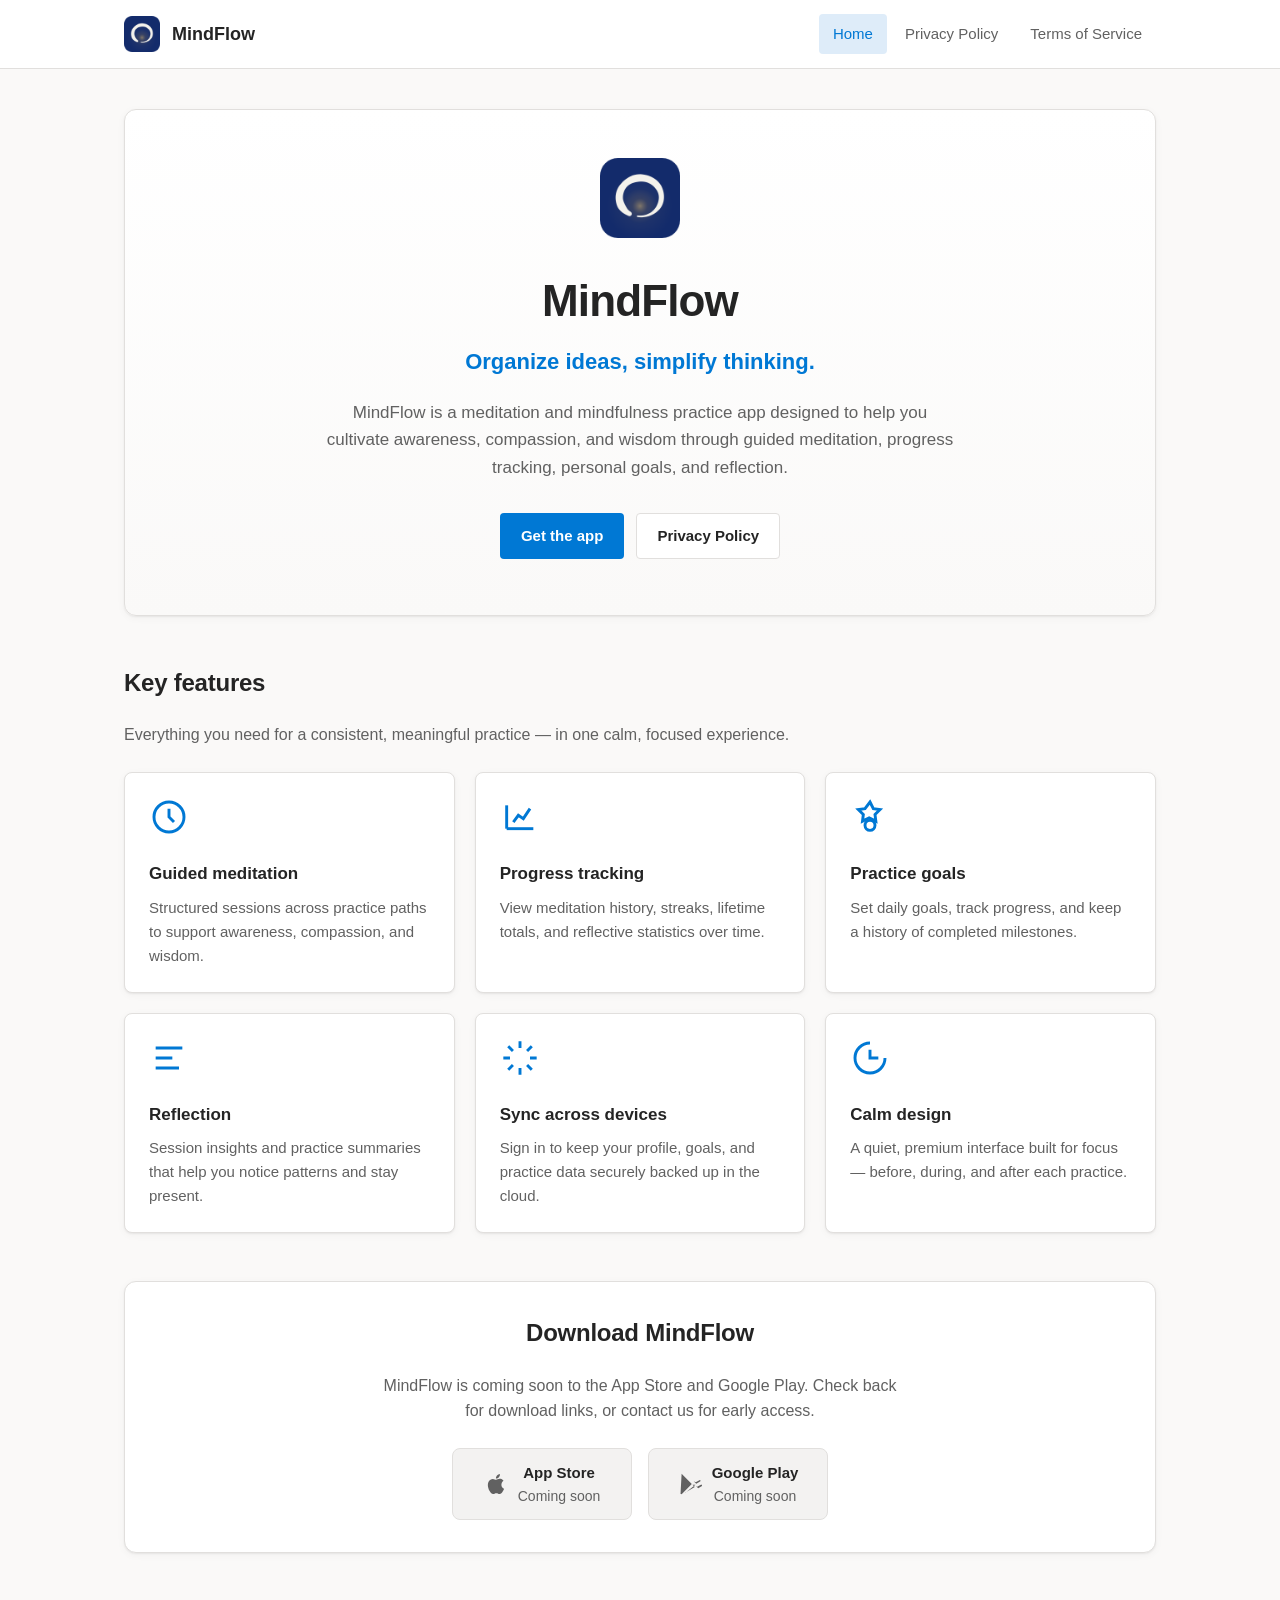
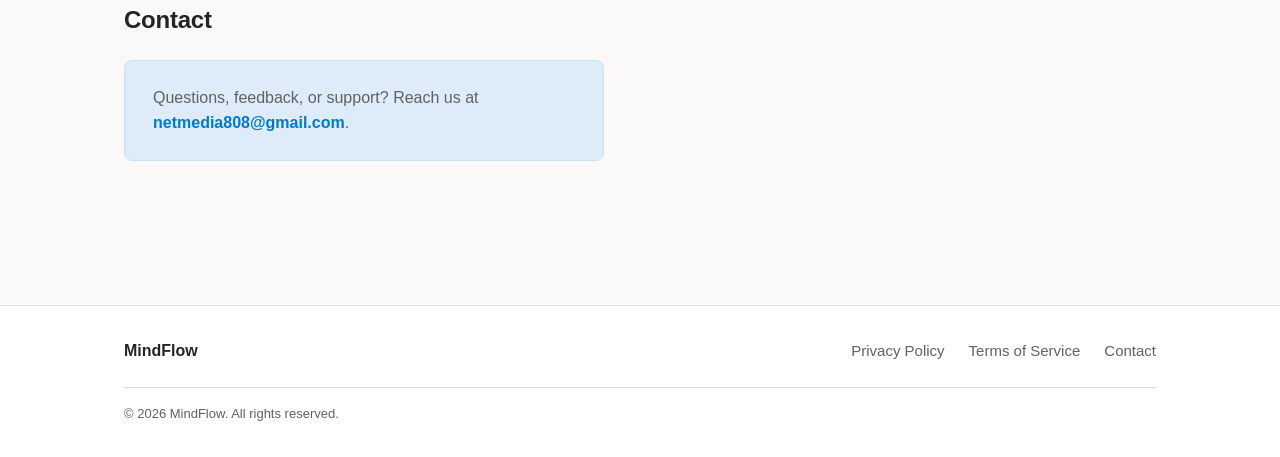
<file: index.html>
<!DOCTYPE html>
<html lang="en">
<head>
  <meta charset="UTF-8">
  <meta name="viewport" content="width=device-width, initial-scale=1.0">
  <meta name="description" content="MindFlow — Organize ideas, simplify thinking. A meditation and mindfulness practice app for guided sessions, goals, and progress.">
  <title>MindFlow</title>
  <link rel="icon" href="assets/app-icon.png" type="image/png">
  <link rel="apple-touch-icon" href="assets/app-icon.png">
  <link rel="stylesheet" href="styles.css">
</head>
<body>
  <header class="site-header">
    <div class="header-inner">
      <a href="index.html" class="brand" aria-label="MindFlow home">
        <img class="brand-logo" src="assets/app-icon.png" width="36" height="36" alt="">
        MindFlow
      </a>
      <nav class="site-nav" aria-label="Main navigation">
        <a href="index.html" aria-current="page">Home</a>
        <a href="privacy.html">Privacy Policy</a>
        <a href="terms.html">Terms of Service</a>
      </nav>
    </div>
  </header>

  <main>
    <section class="hero">
      <img class="hero-logo" src="assets/app-icon.png" width="80" height="80" alt="MindFlow app icon">
      <h1>MindFlow</h1>
      <p class="tagline">Organize ideas, simplify thinking.</p>
      <p class="description">
        MindFlow is a meditation and mindfulness practice app designed to help you cultivate awareness,
        compassion, and wisdom through guided meditation, progress tracking, personal goals, and reflection.
      </p>
      <div class="btn-group">
        <a href="#download" class="btn btn-primary">Get the app</a>
        <a href="privacy.html" class="btn btn-secondary">Privacy Policy</a>
      </div>
    </section>

    <section class="section" aria-labelledby="features-heading">
      <h2 id="features-heading">Key features</h2>
      <p class="section-intro">Everything you need for a consistent, meaningful practice — in one calm, focused experience.</p>
      <div class="feature-grid">
        <article class="feature-card">
          <svg class="feature-icon" viewBox="0 0 24 24" fill="none" stroke="currentColor" stroke-width="1.75" aria-hidden="true">
            <circle cx="12" cy="12" r="9"/>
            <path d="M12 7v5l3 3"/>
          </svg>
          <h3>Guided meditation</h3>
          <p>Structured sessions across practice paths to support awareness, compassion, and wisdom.</p>
        </article>
        <article class="feature-card">
          <svg class="feature-icon" viewBox="0 0 24 24" fill="none" stroke="currentColor" stroke-width="1.75" aria-hidden="true">
            <path d="M4 19V5"/>
            <path d="M4 19h16"/>
            <path d="M8 15l3-4 3 2 4-6"/>
          </svg>
          <h3>Progress tracking</h3>
          <p>View meditation history, streaks, lifetime totals, and reflective statistics over time.</p>
        </article>
        <article class="feature-card">
          <svg class="feature-icon" viewBox="0 0 24 24" fill="none" stroke="currentColor" stroke-width="1.75" aria-hidden="true">
            <path d="M12 3l2 4 4 .5-3 3 .5 4-4-2-4 2 .5-4-3-3 4-.5z"/>
            <circle cx="12" cy="17" r="3"/>
          </svg>
          <h3>Practice goals</h3>
          <p>Set daily goals, track progress, and keep a history of completed milestones.</p>
        </article>
        <article class="feature-card">
          <svg class="feature-icon" viewBox="0 0 24 24" fill="none" stroke="currentColor" stroke-width="1.75" aria-hidden="true">
            <path d="M4 6h16M4 12h10M4 18h14"/>
          </svg>
          <h3>Reflection</h3>
          <p>Session insights and practice summaries that help you notice patterns and stay present.</p>
        </article>
        <article class="feature-card">
          <svg class="feature-icon" viewBox="0 0 24 24" fill="none" stroke="currentColor" stroke-width="1.75" aria-hidden="true">
            <path d="M12 2v4M12 18v4M4.93 4.93l2.83 2.83M16.24 16.24l2.83 2.83M2 12h4M18 12h4M4.93 19.07l2.83-2.83M16.24 7.76l2.83-2.83"/>
          </svg>
          <h3>Sync across devices</h3>
          <p>Sign in to keep your profile, goals, and practice data securely backed up in the cloud.</p>
        </article>
        <article class="feature-card">
          <svg class="feature-icon" viewBox="0 0 24 24" fill="none" stroke="currentColor" stroke-width="1.75" aria-hidden="true">
            <path d="M12 3a9 9 0 1 0 9 9"/>
            <path d="M12 7v5h5"/>
          </svg>
          <h3>Calm design</h3>
          <p>A quiet, premium interface built for focus — before, during, and after each practice.</p>
        </article>
      </div>
    </section>

    <section class="section download-section" id="download" aria-labelledby="download-heading">
      <h2 id="download-heading">Download MindFlow</h2>
      <p>MindFlow is coming soon to the App Store and Google Play. Check back for download links, or contact us for early access.</p>
      <div class="store-badges">
        <div class="store-badge" aria-label="App Store — coming soon">
          <svg width="24" height="24" viewBox="0 0 24 24" fill="currentColor" aria-hidden="true">
            <path d="M18.71 19.5c-.83 1.24-1.71 2.45-3.05 2.47-1.34.03-1.77-.79-3.29-.79-1.53 0-2 .77-3.27.82-1.31.05-2.3-1.32-3.14-2.53C4.25 17 2.94 12.45 4.7 9.39c.87-1.52 2.43-2.48 4.12-2.51 1.28-.02 2.5.87 3.29.87.78 0 2.26-1.07 3.8-.91.65.03 2.47.26 3.64 1.98-.09.06-2.17 1.28-2.15 3.81.03 3.02 2.65 4.03 2.68 4.04-.03.07-.42 1.44-1.38 2.83M13 3.5c.73-.83 1.94-1.46 2.94-1.5.13 1.17-.34 2.35-1.04 3.19-.69.85-1.83 1.51-2.95 1.42-.15-1.15.41-2.35 1.05-3.11z"/>
          </svg>
          <span><strong>App Store</strong>Coming soon</span>
        </div>
        <div class="store-badge" aria-label="Google Play — coming soon">
          <svg width="24" height="24" viewBox="0 0 24 24" fill="currentColor" aria-hidden="true">
            <path d="M3.609 1.814L13.792 12 3.61 22.186a1.004 1.004 0 0 1-.523-.095.996.996 0 0 1-.478-.437.99.99 0 0 1-.01-.84L3.609 1.814zM14.5 12.707l2.302 2.302-9.894 5.698a1.004 1.004 0 0 1 .523.095.996.996 0 0 1 .478-.437l9.591-7.658zM17.696 10.302L21.89 7.9a1 1 0 0 1 .523.437 1 1 0 0 1 0 .926l-4.194 2.402-2.523-2.523zM17.696 13.698l2.523 2.523 4.194-2.402a1 1 0 0 1-.523-.926 1 1 0 0 1-.523-.437l-4.194 2.402z"/>
          </svg>
          <span><strong>Google Play</strong>Coming soon</span>
        </div>
      </div>
    </section>

    <section class="section" aria-labelledby="contact-heading">
      <h2 id="contact-heading">Contact</h2>
      <div class="contact-card">
        <p>Questions, feedback, or support? Reach us at <a href="mailto:netmedia808@gmail.com">netmedia808@gmail.com</a>.</p>
      </div>
    </section>
  </main>

  <footer class="site-footer">
    <div class="footer-inner">
      <span class="footer-brand">MindFlow</span>
      <nav class="footer-links" aria-label="Footer navigation">
        <a href="privacy.html">Privacy Policy</a>
        <a href="terms.html">Terms of Service</a>
        <a href="mailto:netmedia808@gmail.com">Contact</a>
      </nav>
      <p class="footer-copy">&copy; 2026 MindFlow. All rights reserved.</p>
    </div>
  </footer>
</body>
</html>
</file>
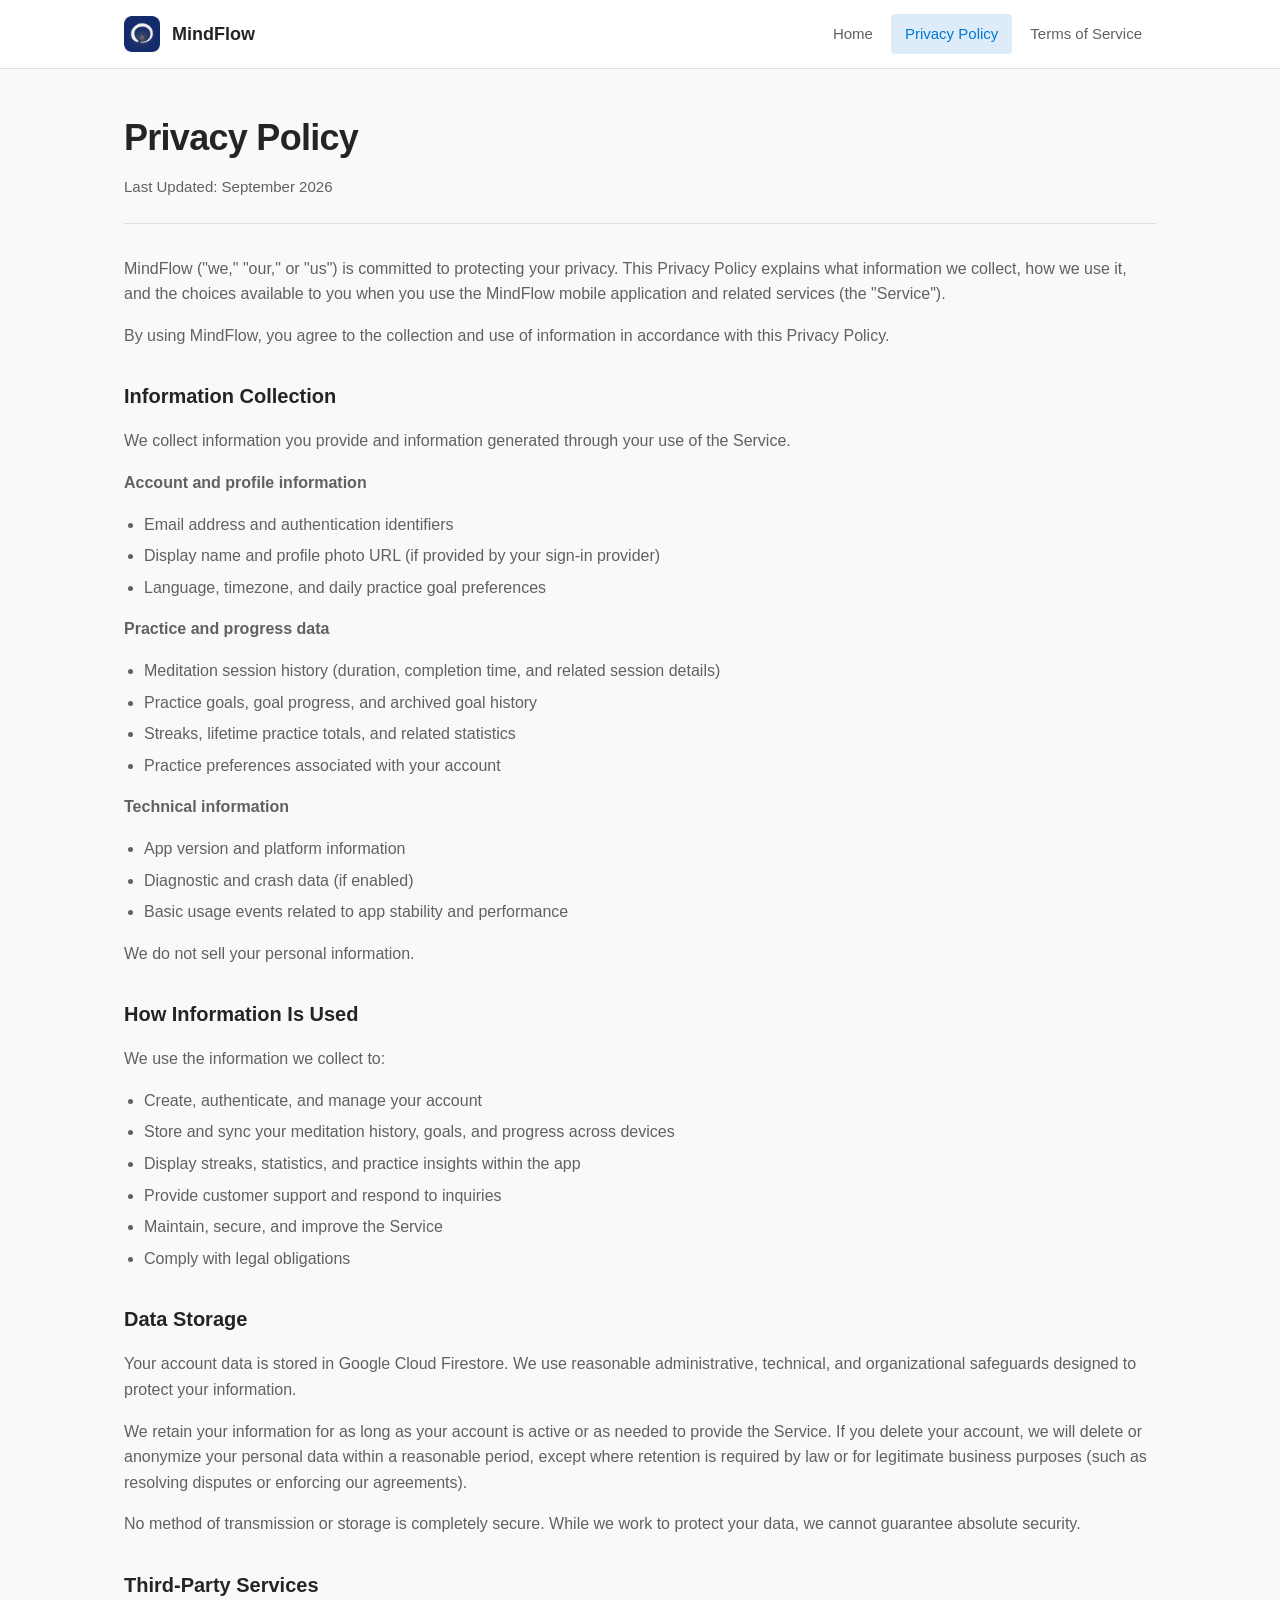
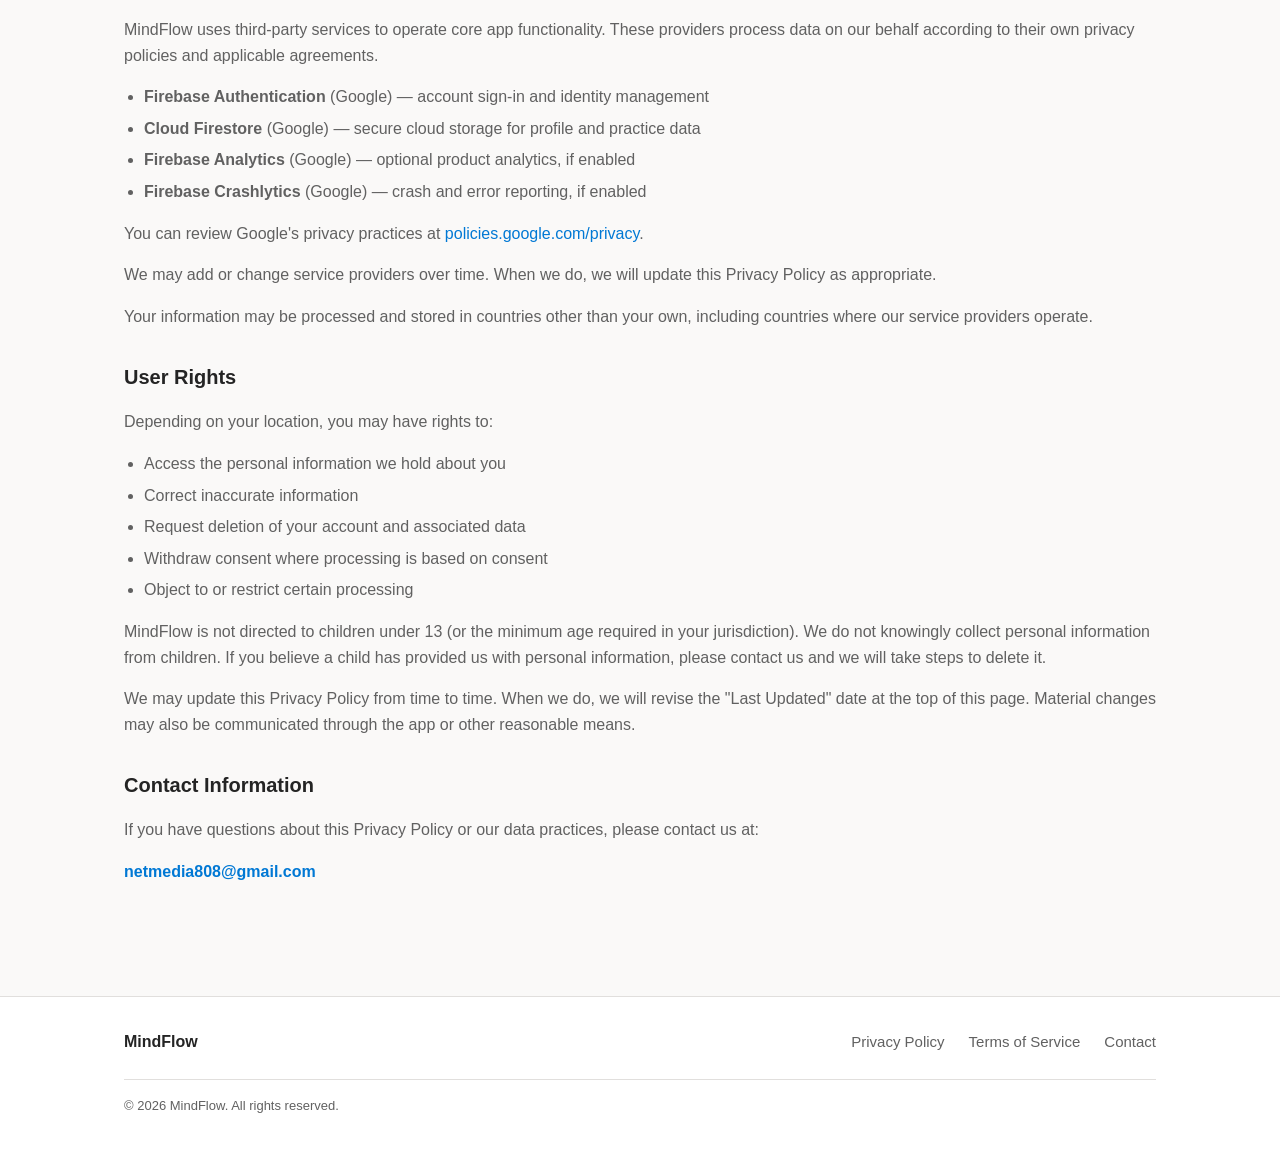
<file: privacy.html>
<!DOCTYPE html>
<html lang="en">
<head>
  <meta charset="UTF-8">
  <meta name="viewport" content="width=device-width, initial-scale=1.0">
  <meta name="description" content="MindFlow Privacy Policy — how we collect, use, and protect your information.">
  <title>Privacy Policy — MindFlow</title>
  <link rel="icon" href="assets/app-icon.png" type="image/png">
  <link rel="apple-touch-icon" href="assets/app-icon.png">
  <link rel="stylesheet" href="styles.css">
</head>
<body>
  <header class="site-header">
    <div class="header-inner">
      <a href="index.html" class="brand" aria-label="MindFlow home">
        <img class="brand-logo" src="assets/app-icon.png" width="36" height="36" alt="">
        MindFlow
      </a>
      <nav class="site-nav" aria-label="Main navigation">
        <a href="index.html">Home</a>
        <a href="privacy.html" aria-current="page">Privacy Policy</a>
        <a href="terms.html">Terms of Service</a>
      </nav>
    </div>
  </header>

  <main>
    <header class="page-header">
      <h1>Privacy Policy</h1>
      <p class="updated">Last Updated: September 2026</p>
    </header>

    <div class="legal-content">
      <p>
        MindFlow ("we," "our," or "us") is committed to protecting your privacy. This Privacy Policy
        explains what information we collect, how we use it, and the choices available to you when you
        use the MindFlow mobile application and related services (the "Service").
      </p>
      <p>
        By using MindFlow, you agree to the collection and use of information in accordance with this
        Privacy Policy.
      </p>

      <h2>Information Collection</h2>
      <p>We collect information you provide and information generated through your use of the Service.</p>
      <p><strong>Account and profile information</strong></p>
      <ul>
        <li>Email address and authentication identifiers</li>
        <li>Display name and profile photo URL (if provided by your sign-in provider)</li>
        <li>Language, timezone, and daily practice goal preferences</li>
      </ul>
      <p><strong>Practice and progress data</strong></p>
      <ul>
        <li>Meditation session history (duration, completion time, and related session details)</li>
        <li>Practice goals, goal progress, and archived goal history</li>
        <li>Streaks, lifetime practice totals, and related statistics</li>
        <li>Practice preferences associated with your account</li>
      </ul>
      <p><strong>Technical information</strong></p>
      <ul>
        <li>App version and platform information</li>
        <li>Diagnostic and crash data (if enabled)</li>
        <li>Basic usage events related to app stability and performance</li>
      </ul>
      <p>We do not sell your personal information.</p>

      <h2>How Information Is Used</h2>
      <p>We use the information we collect to:</p>
      <ul>
        <li>Create, authenticate, and manage your account</li>
        <li>Store and sync your meditation history, goals, and progress across devices</li>
        <li>Display streaks, statistics, and practice insights within the app</li>
        <li>Provide customer support and respond to inquiries</li>
        <li>Maintain, secure, and improve the Service</li>
        <li>Comply with legal obligations</li>
      </ul>

      <h2>Data Storage</h2>
      <p>
        Your account data is stored in Google Cloud Firestore. We use reasonable administrative,
        technical, and organizational safeguards designed to protect your information.
      </p>
      <p>
        We retain your information for as long as your account is active or as needed to provide the
        Service. If you delete your account, we will delete or anonymize your personal data within a
        reasonable period, except where retention is required by law or for legitimate business purposes
        (such as resolving disputes or enforcing our agreements).
      </p>
      <p>
        No method of transmission or storage is completely secure. While we work to protect your data,
        we cannot guarantee absolute security.
      </p>

      <h2>Third-Party Services</h2>
      <p>
        MindFlow uses third-party services to operate core app functionality. These providers process
        data on our behalf according to their own privacy policies and applicable agreements.
      </p>
      <ul>
        <li><strong>Firebase Authentication</strong> (Google) — account sign-in and identity management</li>
        <li><strong>Cloud Firestore</strong> (Google) — secure cloud storage for profile and practice data</li>
        <li><strong>Firebase Analytics</strong> (Google) — optional product analytics, if enabled</li>
        <li><strong>Firebase Crashlytics</strong> (Google) — crash and error reporting, if enabled</li>
      </ul>
      <p>
        You can review Google's privacy practices at
        <a href="https://policies.google.com/privacy" rel="noopener noreferrer">policies.google.com/privacy</a>.
      </p>
      <p>
        We may add or change service providers over time. When we do, we will update this Privacy Policy
        as appropriate.
      </p>
      <p>
        Your information may be processed and stored in countries other than your own, including countries
        where our service providers operate.
      </p>

      <h2>User Rights</h2>
      <p>Depending on your location, you may have rights to:</p>
      <ul>
        <li>Access the personal information we hold about you</li>
        <li>Correct inaccurate information</li>
        <li>Request deletion of your account and associated data</li>
        <li>Withdraw consent where processing is based on consent</li>
        <li>Object to or restrict certain processing</li>
      </ul>
      <p>
        MindFlow is not directed to children under 13 (or the minimum age required in your jurisdiction).
        We do not knowingly collect personal information from children. If you believe a child has provided
        us with personal information, please contact us and we will take steps to delete it.
      </p>
      <p>
        We may update this Privacy Policy from time to time. When we do, we will revise the "Last Updated"
        date at the top of this page. Material changes may also be communicated through the app or other
        reasonable means.
      </p>

      <h2>Contact Information</h2>
      <p>
        If you have questions about this Privacy Policy or our data practices, please contact us at:
      </p>
      <p><strong><a href="mailto:netmedia808@gmail.com">netmedia808@gmail.com</a></strong></p>
    </div>
  </main>

  <footer class="site-footer">
    <div class="footer-inner">
      <span class="footer-brand">MindFlow</span>
      <nav class="footer-links" aria-label="Footer navigation">
        <a href="privacy.html">Privacy Policy</a>
        <a href="terms.html">Terms of Service</a>
        <a href="mailto:netmedia808@gmail.com">Contact</a>
      </nav>
      <p class="footer-copy">&copy; 2026 MindFlow. All rights reserved.</p>
    </div>
  </footer>
</body>
</html>
</file>
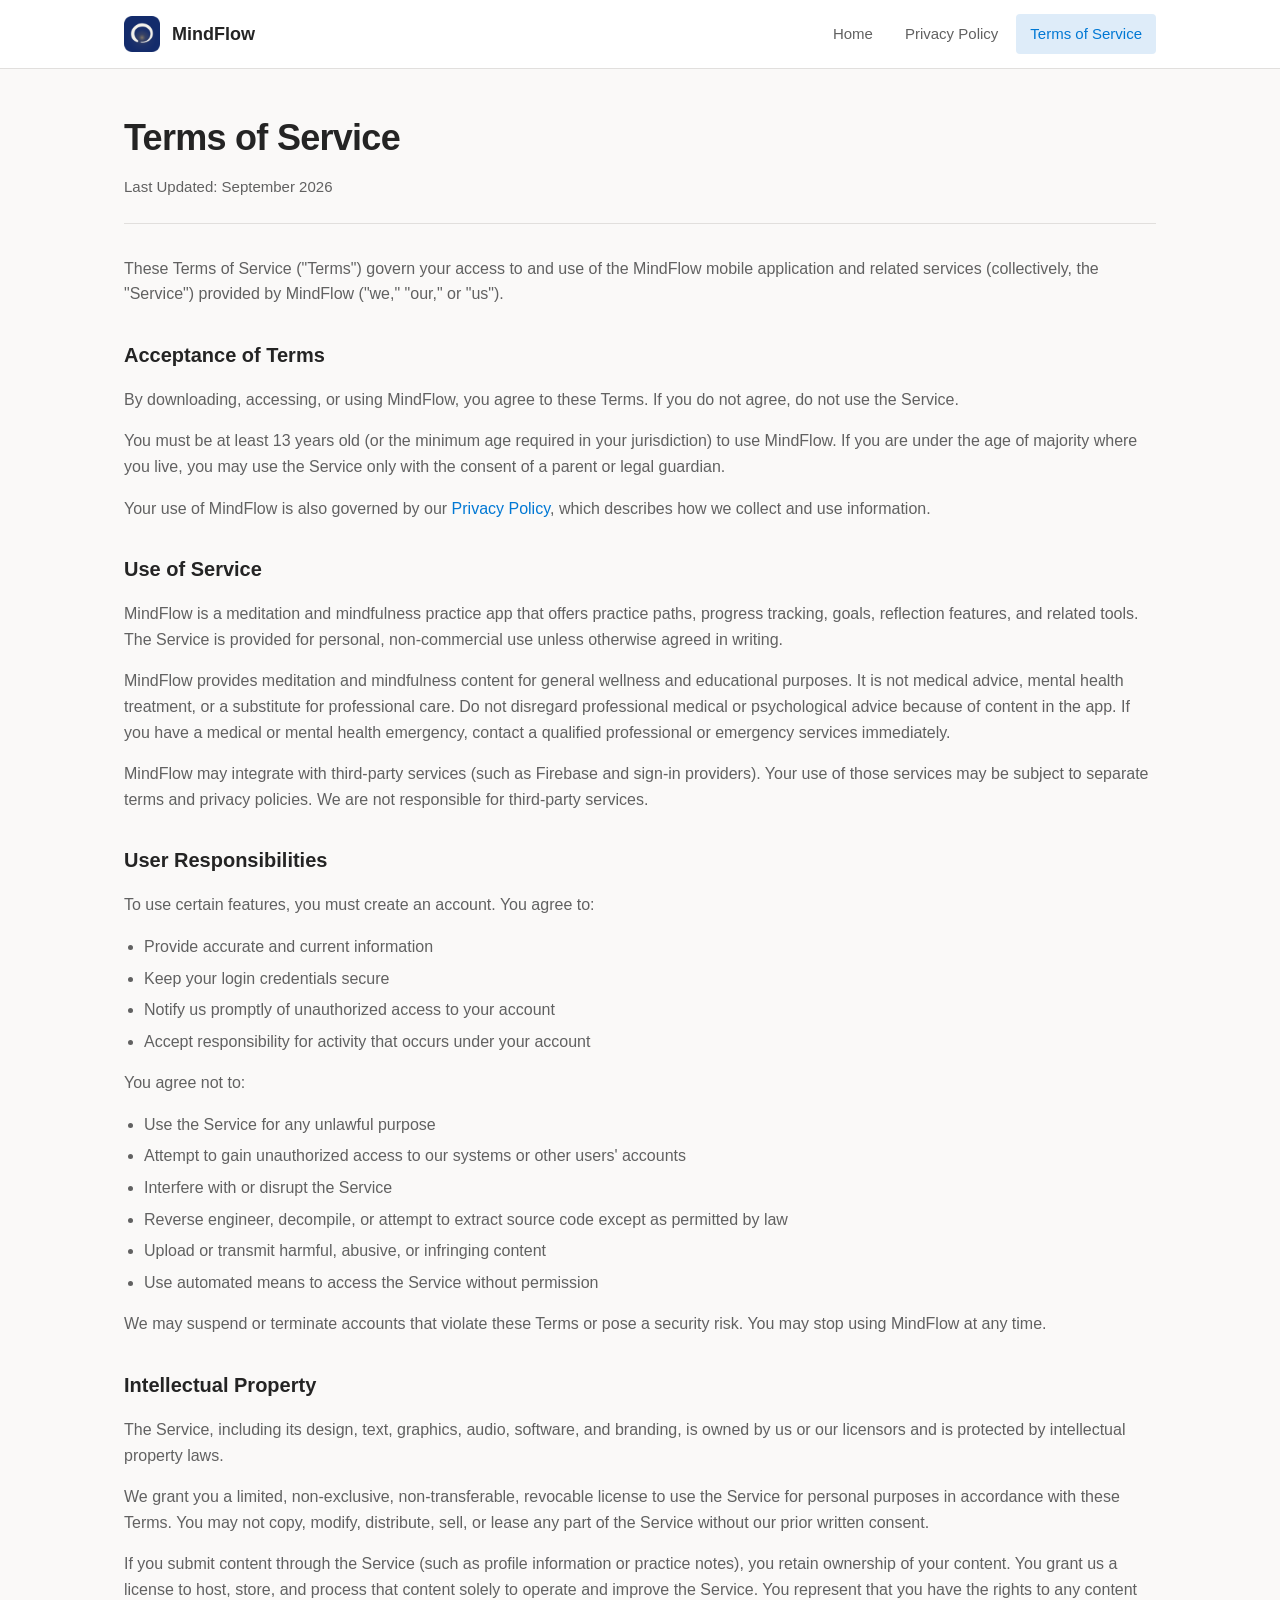
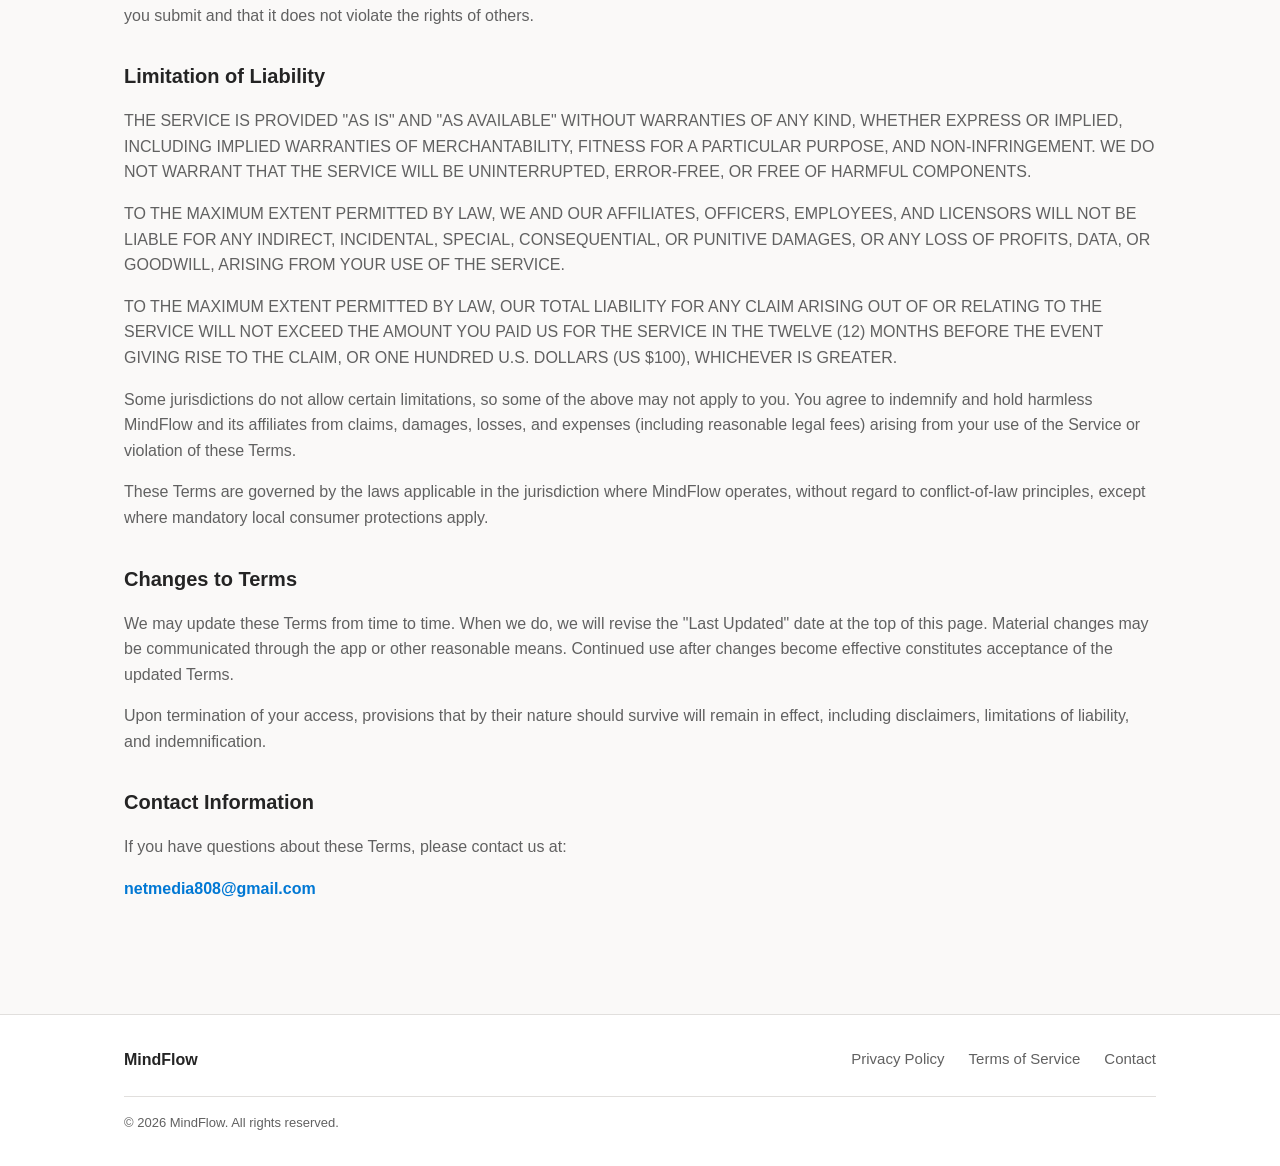
<file: terms.html>
<!DOCTYPE html>
<html lang="en">
<head>
  <meta charset="UTF-8">
  <meta name="viewport" content="width=device-width, initial-scale=1.0">
  <meta name="description" content="MindFlow Terms of Service — rules and conditions for using the app.">
  <title>Terms of Service — MindFlow</title>
  <link rel="icon" href="assets/app-icon.png" type="image/png">
  <link rel="apple-touch-icon" href="assets/app-icon.png">
  <link rel="stylesheet" href="styles.css">
</head>
<body>
  <header class="site-header">
    <div class="header-inner">
      <a href="index.html" class="brand" aria-label="MindFlow home">
        <img class="brand-logo" src="assets/app-icon.png" width="36" height="36" alt="">
        MindFlow
      </a>
      <nav class="site-nav" aria-label="Main navigation">
        <a href="index.html">Home</a>
        <a href="privacy.html">Privacy Policy</a>
        <a href="terms.html" aria-current="page">Terms of Service</a>
      </nav>
    </div>
  </header>

  <main>
    <header class="page-header">
      <h1>Terms of Service</h1>
      <p class="updated">Last Updated: September 2026</p>
    </header>

    <div class="legal-content">
      <p>
        These Terms of Service ("Terms") govern your access to and use of the MindFlow mobile application
        and related services (collectively, the "Service") provided by MindFlow ("we," "our," or "us").
      </p>

      <h2>Acceptance of Terms</h2>
      <p>
        By downloading, accessing, or using MindFlow, you agree to these Terms. If you do not agree, do
        not use the Service.
      </p>
      <p>
        You must be at least 13 years old (or the minimum age required in your jurisdiction) to use
        MindFlow. If you are under the age of majority where you live, you may use the Service only with
        the consent of a parent or legal guardian.
      </p>
      <p>
        Your use of MindFlow is also governed by our <a href="privacy.html">Privacy Policy</a>, which
        describes how we collect and use information.
      </p>

      <h2>Use of Service</h2>
      <p>
        MindFlow is a meditation and mindfulness practice app that offers practice paths, progress tracking, 
        goals, reflection features, and related tools. The Service is provided for personal, non-commercial 
        use unless otherwise agreed in writing.
      </p>
      <p>
        MindFlow provides meditation and mindfulness content for general wellness and educational purposes.
        It is not medical advice, mental health treatment, or a substitute for professional care. Do not
        disregard professional medical or psychological advice because of content in the app. If you have
        a medical or mental health emergency, contact a qualified professional or emergency services
        immediately.
      </p>
      <p>
        MindFlow may integrate with third-party services (such as Firebase and sign-in providers). Your
        use of those services may be subject to separate terms and privacy policies. We are not responsible
        for third-party services.
      </p>

      <h2>User Responsibilities</h2>
      <p>To use certain features, you must create an account. You agree to:</p>
      <ul>
        <li>Provide accurate and current information</li>
        <li>Keep your login credentials secure</li>
        <li>Notify us promptly of unauthorized access to your account</li>
        <li>Accept responsibility for activity that occurs under your account</li>
      </ul>
      <p>You agree not to:</p>
      <ul>
        <li>Use the Service for any unlawful purpose</li>
        <li>Attempt to gain unauthorized access to our systems or other users' accounts</li>
        <li>Interfere with or disrupt the Service</li>
        <li>Reverse engineer, decompile, or attempt to extract source code except as permitted by law</li>
        <li>Upload or transmit harmful, abusive, or infringing content</li>
        <li>Use automated means to access the Service without permission</li>
      </ul>
      <p>
        We may suspend or terminate accounts that violate these Terms or pose a security risk. You may
        stop using MindFlow at any time.
      </p>

      <h2>Intellectual Property</h2>
      <p>
        The Service, including its design, text, graphics, audio, software, and branding, is owned by us
        or our licensors and is protected by intellectual property laws.
      </p>
      <p>
        We grant you a limited, non-exclusive, non-transferable, revocable license to use the Service
        for personal purposes in accordance with these Terms. You may not copy, modify, distribute, sell,
        or lease any part of the Service without our prior written consent.
      </p>
      <p>
        If you submit content through the Service (such as profile information or practice notes), you
        retain ownership of your content. You grant us a license to host, store, and process that content
        solely to operate and improve the Service. You represent that you have the rights to any content
        you submit and that it does not violate the rights of others.
      </p>

      <h2>Limitation of Liability</h2>
      <p>
        THE SERVICE IS PROVIDED "AS IS" AND "AS AVAILABLE" WITHOUT WARRANTIES OF ANY KIND, WHETHER EXPRESS
        OR IMPLIED, INCLUDING IMPLIED WARRANTIES OF MERCHANTABILITY, FITNESS FOR A PARTICULAR PURPOSE,
        AND NON-INFRINGEMENT. WE DO NOT WARRANT THAT THE SERVICE WILL BE UNINTERRUPTED, ERROR-FREE, OR
        FREE OF HARMFUL COMPONENTS.
      </p>
      <p>
        TO THE MAXIMUM EXTENT PERMITTED BY LAW, WE AND OUR AFFILIATES, OFFICERS, EMPLOYEES, AND LICENSORS
        WILL NOT BE LIABLE FOR ANY INDIRECT, INCIDENTAL, SPECIAL, CONSEQUENTIAL, OR PUNITIVE DAMAGES, OR
        ANY LOSS OF PROFITS, DATA, OR GOODWILL, ARISING FROM YOUR USE OF THE SERVICE.
      </p>
      <p>
        TO THE MAXIMUM EXTENT PERMITTED BY LAW, OUR TOTAL LIABILITY FOR ANY CLAIM ARISING OUT OF OR
        RELATING TO THE SERVICE WILL NOT EXCEED THE AMOUNT YOU PAID US FOR THE SERVICE IN THE TWELVE (12)
        MONTHS BEFORE THE EVENT GIVING RISE TO THE CLAIM, OR ONE HUNDRED U.S. DOLLARS (US $100), WHICHEVER
        IS GREATER.
      </p>
      <p>
        Some jurisdictions do not allow certain limitations, so some of the above may not apply to you.
        You agree to indemnify and hold harmless MindFlow and its affiliates from claims, damages, losses,
        and expenses (including reasonable legal fees) arising from your use of the Service or violation
        of these Terms.
      </p>
      <p>
        These Terms are governed by the laws applicable in the jurisdiction where MindFlow operates,
        without regard to conflict-of-law principles, except where mandatory local consumer protections
        apply.
      </p>

      <h2>Changes to Terms</h2>
      <p>
        We may update these Terms from time to time. When we do, we will revise the "Last Updated" date
        at the top of this page. Material changes may be communicated through the app or other reasonable
        means. Continued use after changes become effective constitutes acceptance of the updated Terms.
      </p>
      <p>
        Upon termination of your access, provisions that by their nature should survive will remain in
        effect, including disclaimers, limitations of liability, and indemnification.
      </p>

      <h2>Contact Information</h2>
      <p>If you have questions about these Terms, please contact us at:</p>
      <p><strong><a href="mailto:netmedia808@gmail.com">netmedia808@gmail.com</a></strong></p>
    </div>
  </main>

  <footer class="site-footer">
    <div class="footer-inner">
      <span class="footer-brand">MindFlow</span>
      <nav class="footer-links" aria-label="Footer navigation">
        <a href="privacy.html">Privacy Policy</a>
        <a href="terms.html">Terms of Service</a>
        <a href="mailto:netmedia808@gmail.com">Contact</a>
      </nav>
      <p class="footer-copy">&copy; 2026 MindFlow. All rights reserved.</p>
    </div>
  </footer>
</body>
</html>
</file>
<file: styles.css>
/* MindFlow — Microsoft Fluent–inspired light theme */

:root {
  --accent: #0078d4;
  --accent-hover: #106ebe;
  --accent-light: #deecf9;
  --bg-page: #faf9f8;
  --bg-surface: #ffffff;
  --bg-subtle: #f3f2f1;
  --text-primary: #242424;
  --text-secondary: #616161;
  --border: #e1dfdd;
  --shadow-sm: 0 1px 2px rgba(0, 0, 0, 0.06), 0 2px 8px rgba(0, 0, 0, 0.04);
  --shadow-md: 0 2px 4px rgba(0, 0, 0, 0.06), 0 8px 24px rgba(0, 0, 0, 0.08);
  --radius-sm: 4px;
  --radius-md: 8px;
  --radius-lg: 12px;
  --max-width: 1080px;
  --font: "Segoe UI", -apple-system, BlinkMacSystemFont, "Helvetica Neue", Arial, sans-serif;
}

*,
*::before,
*::after {
  box-sizing: border-box;
}

html {
  scroll-behavior: smooth;
}

body {
  margin: 0;
  font-family: var(--font);
  font-size: 1rem;
  line-height: 1.6;
  color: var(--text-primary);
  background: var(--bg-page);
  -webkit-font-smoothing: antialiased;
}

img {
  max-width: 100%;
  height: auto;
}

a {
  color: var(--accent);
  text-decoration: none;
  transition: color 0.15s ease;
}

a:hover {
  color: var(--accent-hover);
  text-decoration: underline;
}

/* Header */

.site-header {
  background: var(--bg-surface);
  border-bottom: 1px solid var(--border);
  position: sticky;
  top: 0;
  z-index: 100;
}

.header-inner {
  max-width: var(--max-width);
  margin: 0 auto;
  padding: 0.875rem 1.5rem;
  display: flex;
  align-items: center;
  justify-content: space-between;
  gap: 1rem;
}

.brand {
  display: flex;
  align-items: center;
  gap: 0.75rem;
  color: var(--text-primary);
  text-decoration: none;
  font-weight: 600;
  font-size: 1.125rem;
}

.brand:hover {
  color: var(--text-primary);
  text-decoration: none;
}

.brand-logo {
  width: 36px;
  height: 36px;
  flex-shrink: 0;
  object-fit: contain;
  border-radius: var(--radius-sm);
}

.site-nav {
  display: flex;
  align-items: center;
  gap: 0.25rem;
  flex-wrap: wrap;
}

.site-nav a {
  padding: 0.5rem 0.875rem;
  border-radius: var(--radius-sm);
  color: var(--text-secondary);
  font-size: 0.9375rem;
  font-weight: 500;
  text-decoration: none;
}

.site-nav a:hover,
.site-nav a[aria-current="page"] {
  color: var(--accent);
  background: var(--accent-light);
  text-decoration: none;
}

/* Main layout */

main {
  max-width: var(--max-width);
  margin: 0 auto;
  padding: 2.5rem 1.5rem 4rem;
}

/* Hero */

.hero {
  text-align: center;
  padding: 3rem 1rem 3.5rem;
  background: linear-gradient(180deg, var(--bg-surface) 0%, var(--bg-page) 100%);
  border-radius: var(--radius-lg);
  margin-bottom: 3rem;
  box-shadow: var(--shadow-sm);
  border: 1px solid var(--border);
}

.hero-logo {
  width: 80px;
  height: 80px;
  margin: 0 auto 1.25rem;
  object-fit: contain;
  border-radius: var(--radius-lg);
}

.hero h1 {
  margin: 0 0 0.5rem;
  font-size: clamp(2rem, 5vw, 2.75rem);
  font-weight: 600;
  letter-spacing: -0.02em;
}

.hero .tagline {
  margin: 0 0 1.25rem;
  font-size: clamp(1.125rem, 2.5vw, 1.375rem);
  color: var(--accent);
  font-weight: 600;
}

.hero .description {
  max-width: 640px;
  margin: 0 auto 2rem;
  color: var(--text-secondary);
  font-size: 1.0625rem;
}

/* Buttons */

.btn {
  display: inline-flex;
  align-items: center;
  justify-content: center;
  gap: 0.5rem;
  padding: 0.625rem 1.25rem;
  border-radius: var(--radius-sm);
  font-family: inherit;
  font-size: 0.9375rem;
  font-weight: 600;
  text-decoration: none;
  border: 1px solid transparent;
  transition: background 0.15s ease, border-color 0.15s ease, color 0.15s ease;
  cursor: pointer;
}

.btn:hover {
  text-decoration: none;
}

.btn-primary {
  background: var(--accent);
  color: #ffffff;
}

.btn-primary:hover {
  background: var(--accent-hover);
  color: #ffffff;
}

.btn-secondary {
  background: var(--bg-surface);
  color: var(--text-primary);
  border-color: var(--border);
}

.btn-secondary:hover {
  background: var(--bg-subtle);
  color: var(--text-primary);
}

.btn-group {
  display: flex;
  flex-wrap: wrap;
  gap: 0.75rem;
  justify-content: center;
}

/* Sections */

.section {
  margin-bottom: 3rem;
}

.section h2 {
  margin: 0 0 1.25rem;
  font-size: 1.5rem;
  font-weight: 600;
  letter-spacing: -0.01em;
}

.section-intro {
  color: var(--text-secondary);
  margin: 0 0 1.5rem;
  max-width: 720px;
}

/* Feature grid */

.feature-grid {
  display: grid;
  grid-template-columns: repeat(auto-fit, minmax(260px, 1fr));
  gap: 1.25rem;
}

.feature-card {
  background: var(--bg-surface);
  border: 1px solid var(--border);
  border-radius: var(--radius-md);
  padding: 1.5rem;
  box-shadow: var(--shadow-sm);
  transition: box-shadow 0.15s ease, border-color 0.15s ease;
}

.feature-card:hover {
  box-shadow: var(--shadow-md);
  border-color: #c8c6c4;
}

.feature-icon {
  width: 40px;
  height: 40px;
  margin-bottom: 1rem;
  color: var(--accent);
}

.feature-card h3 {
  margin: 0 0 0.5rem;
  font-size: 1.0625rem;
  font-weight: 600;
}

.feature-card p {
  margin: 0;
  color: var(--text-secondary);
  font-size: 0.9375rem;
}

/* Download section */

.download-section {
  background: var(--bg-surface);
  border: 1px solid var(--border);
  border-radius: var(--radius-lg);
  padding: 2rem;
  text-align: center;
  box-shadow: var(--shadow-sm);
}

.download-section p {
  color: var(--text-secondary);
  margin: 0 0 1.5rem;
  max-width: 520px;
  margin-left: auto;
  margin-right: auto;
}

.store-badges {
  display: flex;
  flex-wrap: wrap;
  gap: 1rem;
  justify-content: center;
}

.store-badge {
  display: inline-flex;
  align-items: center;
  gap: 0.625rem;
  padding: 0.75rem 1.25rem;
  background: var(--bg-subtle);
  border: 1px solid var(--border);
  border-radius: var(--radius-md);
  color: var(--text-secondary);
  font-size: 0.875rem;
  font-weight: 500;
  min-width: 180px;
  justify-content: center;
}

.store-badge strong {
  display: block;
  color: var(--text-primary);
  font-size: 0.9375rem;
}

/* Contact */

.contact-card {
  background: var(--accent-light);
  border: 1px solid #c7e0f4;
  border-radius: var(--radius-md);
  padding: 1.5rem 1.75rem;
  max-width: 480px;
}

.contact-card p {
  margin: 0;
  color: var(--text-secondary);
}

.contact-card a {
  font-weight: 600;
}

/* Legal pages */

.page-header {
  margin-bottom: 2rem;
  padding-bottom: 1.5rem;
  border-bottom: 1px solid var(--border);
}

.page-header h1 {
  margin: 0 0 0.5rem;
  font-size: clamp(1.75rem, 4vw, 2.25rem);
  font-weight: 600;
  letter-spacing: -0.02em;
}

.page-header .updated {
  margin: 0;
  color: var(--text-secondary);
  font-size: 0.9375rem;
}

.legal-content h2 {
  margin: 2rem 0 0.75rem;
  font-size: 1.25rem;
  font-weight: 600;
  color: var(--text-primary);
}

.legal-content h2:first-child {
  margin-top: 0;
}

.legal-content p,
.legal-content li {
  color: var(--text-secondary);
}

.legal-content ul {
  padding-left: 1.25rem;
  margin: 0.75rem 0;
}

.legal-content li {
  margin: 0.375rem 0;
}

/* Footer */

.site-footer {
  background: var(--bg-surface);
  border-top: 1px solid var(--border);
  margin-top: 2rem;
}

.footer-inner {
  max-width: var(--max-width);
  margin: 0 auto;
  padding: 2rem 1.5rem;
  display: flex;
  flex-wrap: wrap;
  align-items: center;
  justify-content: space-between;
  gap: 1rem;
}

.footer-brand {
  font-weight: 600;
  color: var(--text-primary);
}

.footer-links {
  display: flex;
  flex-wrap: wrap;
  gap: 1rem 1.5rem;
}

.footer-links a {
  font-size: 0.9375rem;
  color: var(--text-secondary);
}

.footer-links a:hover {
  color: var(--accent);
}

.footer-copy {
  width: 100%;
  margin: 0.5rem 0 0;
  padding-top: 1rem;
  border-top: 1px solid var(--border);
  font-size: 0.8125rem;
  color: var(--text-secondary);
}

/* Responsive */

@media (max-width: 640px) {
  .header-inner {
    flex-direction: column;
    align-items: flex-start;
  }

  .site-nav {
    width: 100%;
  }

  .site-nav a {
    flex: 1;
    text-align: center;
  }

  .hero {
    padding: 2rem 1rem 2.5rem;
  }

  .footer-inner {
    flex-direction: column;
    align-items: flex-start;
  }
}
</file>
